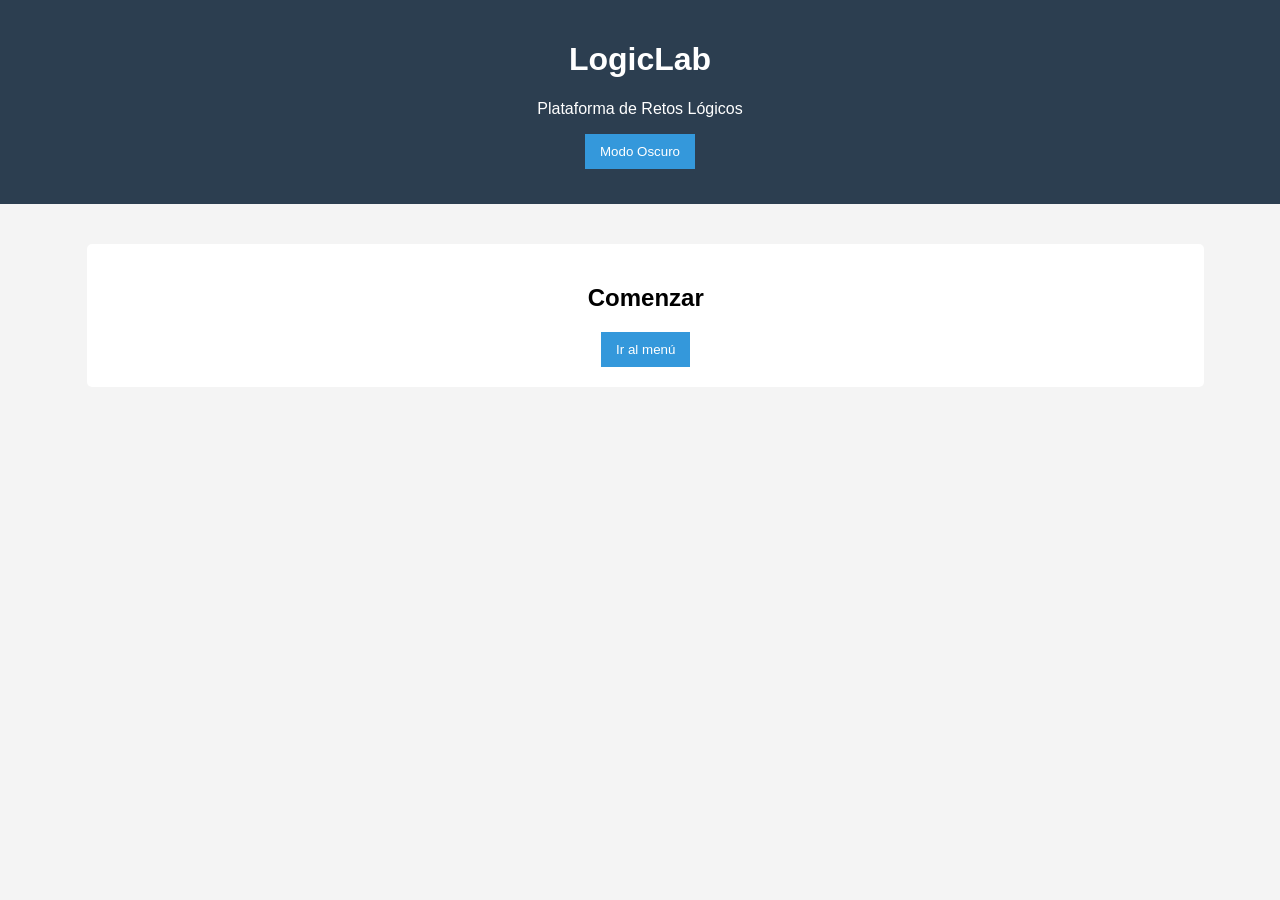
<file: demo/html/index.html>
<!DOCTYPE html>
<html lang="es">
<head>
  <meta charset="UTF-8">
  <meta name="viewport" content="width=device-width, initial-scale=1.0">
  <title>LogicLab</title>
  <link rel="stylesheet" href="../css/style.css">
</head>
<body>

  <header>
    <h1>LogicLab</h1>
    <p>Plataforma de Retos Lógicos</p>
    <button id="modoBtn">Modo Oscuro</button>
  </header>
 
  <div class="container">
    <div class="menu-item-index">
      <h2>Comenzar</h2>
      <div class="buttonAnimacion">
        <a href="menu.html"><button>Ir al menú</button></a>
      </div>
    </div>
    <div class="clear"></div>
  </div>
  <script src="../js/darkmode.js"></script>
</body>

</html>
</file>
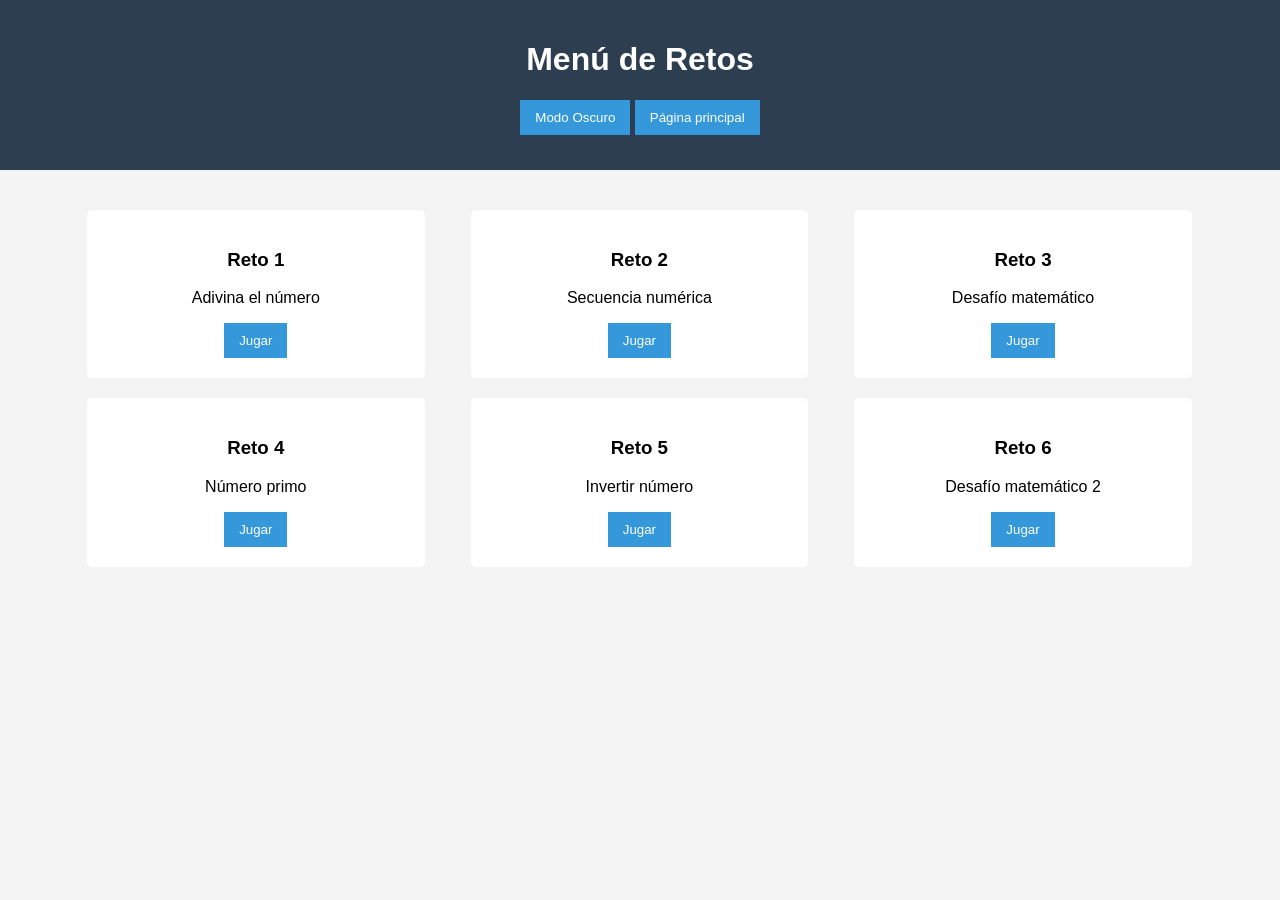
<file: demo/html/menu.html>
<!DOCTYPE html>
<html lang="es">
<head>
  <meta charset="UTF-8">
  <meta name="viewport" content="width=device-width, initial-scale=1.0">
  <title>LogicLab</title>
  <link rel="stylesheet" href="../css/style.css">
  <link rel="stylesheet" href="../css/responsivo.css">
</head>

<body>

  <header>
    <h1>Menú de Retos</h1>
    <button id="modoBtn">Modo Oscuro</button>
    <a href="index.html"><button>Página principal</button></a>
  </header>

  <div class="container">

    <div class="menu-item">
      <h3>Reto 1</h3>
      <p>Adivina el número</p>
      <div class="buttonAnimacion">
        <a href="reto1.html"><button>Jugar</button></a>
      </div>
    </div>

    <div class="menu-item">
      <h3>Reto 2</h3>
      <p>Secuencia numérica</p>
      <div class="buttonAnimacion">
        <a href="reto2.html"><button>Jugar</button></a>
      </div>
    </div>

    <div class="menu-item">
      <h3>Reto 3</h3>
      <p>Desafío matemático</p>
      <div class="buttonAnimacion">
        <a href="reto3.html"><button>Jugar</button></a>
      </div>
    </div>

    <div class="menu-item">
      <h3>Reto 4</h3>
      <p>Número primo</p>
      <div class="buttonAnimacion">
        <a href="reto4.html"><button>Jugar</button></a>
      </div>
    </div>

    <div class="menu-item">
      <h3>Reto 5</h3>
      <p>Invertir número</p>
      <div class="buttonAnimacion">
        <a href="reto5.html"><button>Jugar</button></a>
      </div>
    </div>
    
    <div class="menu-item">
      <h3>Reto 6</h3>
      <p>Desafío matemático 2</p>
      <div class="buttonAnimacion">
        <a href="reto6.html"><button>Jugar</button></a>
      </div>
    </div>

    <div class="clear"></div>

  </div>
  
  <script src="../js/darkmode.js"></script>

</body>

</html>
</file>
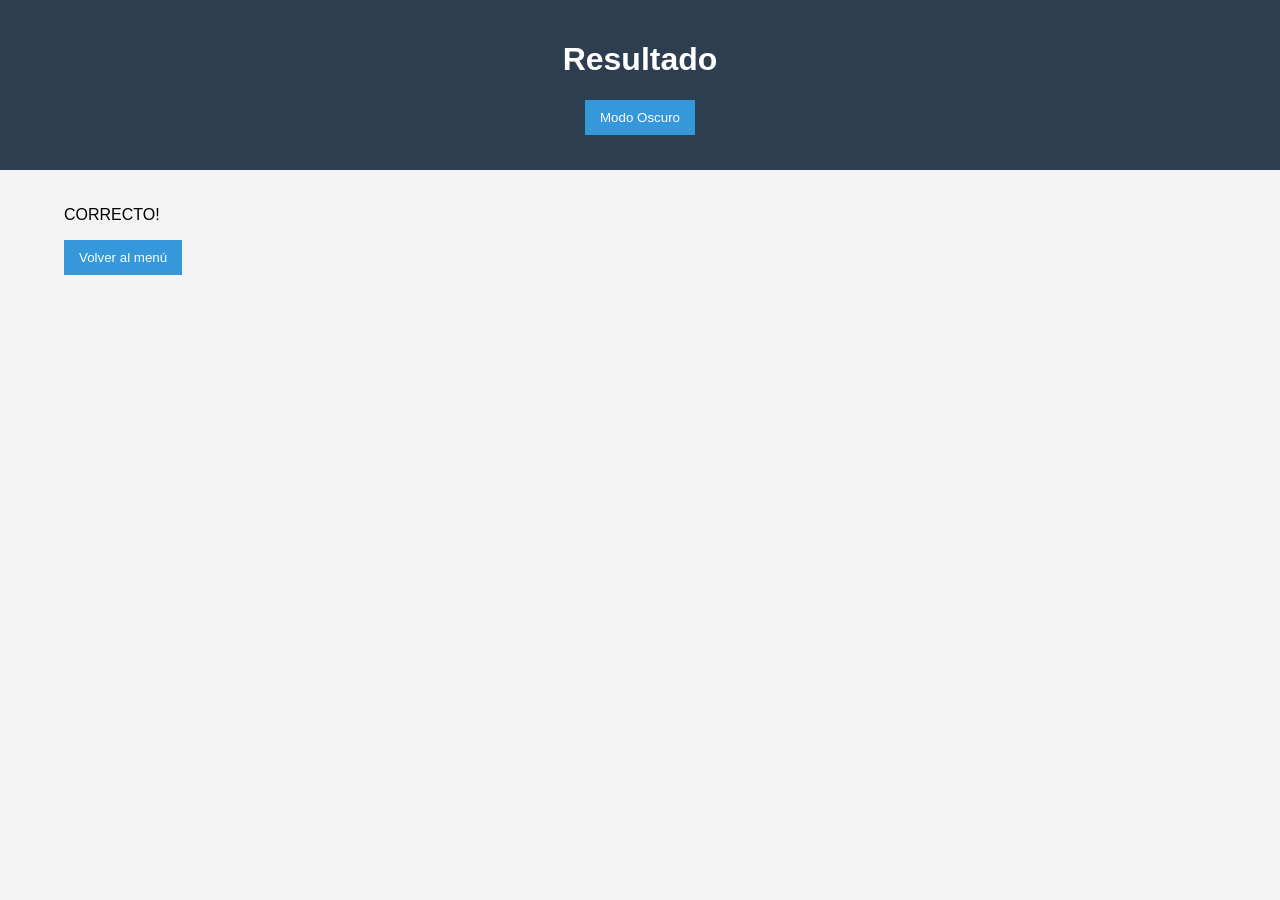
<file: demo/html/resultados.html>
<!DOCTYPE html>
<html lang="es">

<head>
  <meta charset="UTF-8">
  <meta name="viewport" content="width=device-width, initial-scale=1.0">
  <title>LogicLab</title>
  <link rel="stylesheet" href="../css/style.css">
</head>

<body>

  <header>
    <h1>Resultado</h1>
    <button id="modoBtn">Modo Oscuro</button>
  </header>

  <div class="container">
    <div class="container2">
      <p id="puntaje"></p>
      <a href="menu.html"><button>Volver al menú</button></a>
    </div>

  </div>

  <script>
    var parametros = window.location.search;
    var puntaje = 0;

    if (parametros.indexOf("score=1") != -1) {
      puntaje = 1;
    }

    document.getElementById("puntaje").textContent = "CORRECTO!";
  </script>
  <script src="../js/darkmode.js"></script>

</body>

</html>
</file>
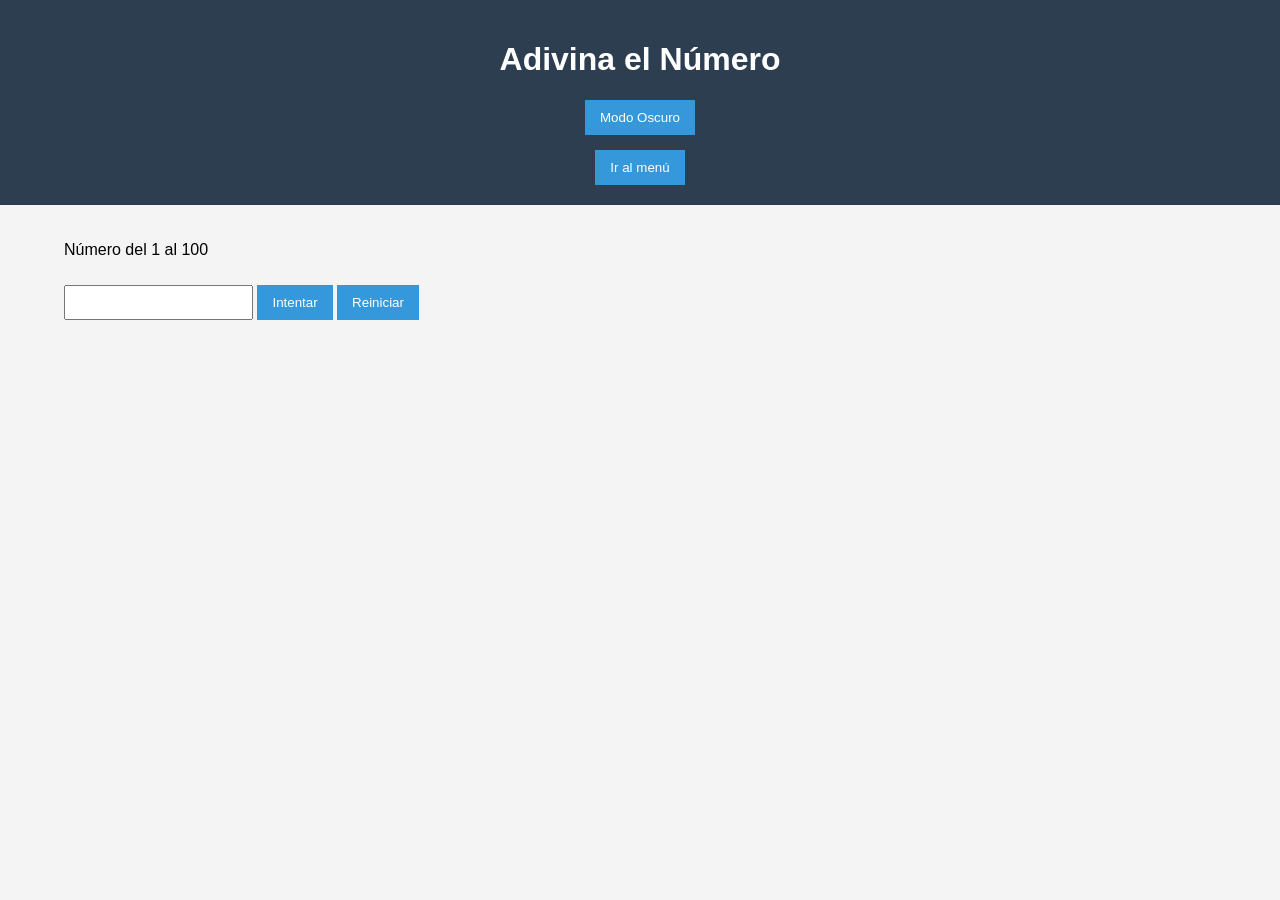
<file: demo/html/reto1.html>
<!DOCTYPE html>
<html lang="es">
<head>
  <meta charset="UTF-8">
  <meta name="viewport" content="width=device-width, initial-scale=1.0">
  <title>LogicLab</title>
  <link rel="stylesheet" href="../css/style.css">
</head>

<body>

  <header>
    <h1>Adivina el Número</h1>
    <button id="modoBtn">Modo Oscuro</button>
    <br>
    <a href="menu.html"><button>Ir al menú</button></a>
  </header>

  <div class="container">
    <p>Número del 1 al 100</p>
    <input type="number" id="numeroUsuario">
    <button id="btnIntentar">Intentar</button>
    <button id="btnReiniciar">Reiniciar</button>
    <p id="mensaje"></p>
  </div>

  <script src="../js/reto1.js"></script>
  <script src="../js/darkmode.js"></script>
</body>

</html>
</file>
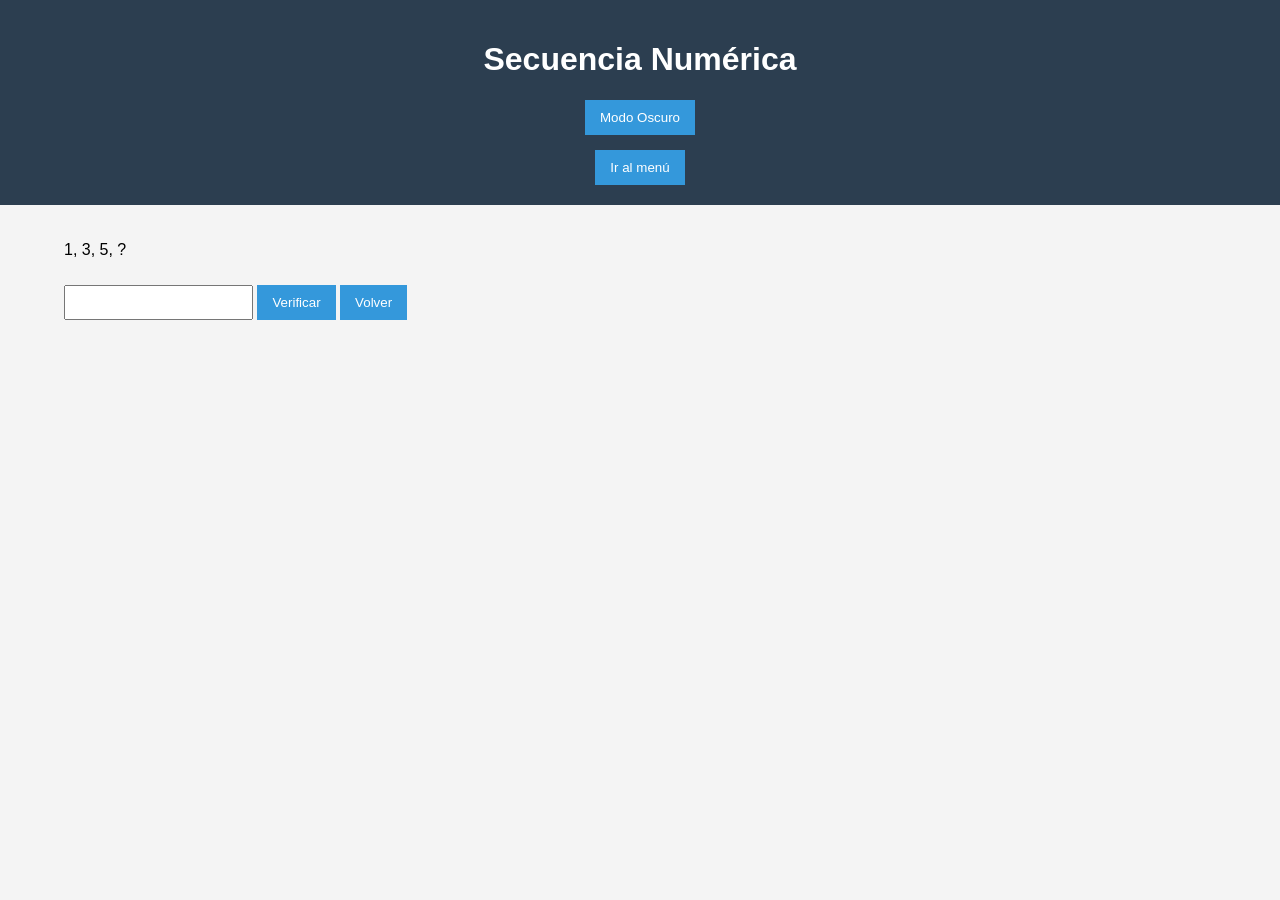
<file: demo/html/reto2.html>
<!DOCTYPE html>
<html lang="es">
<head>
  <meta charset="UTF-8">
  <meta name="viewport" content="width=device-width, initial-scale=1.0">
  <title>LogicLab</title>
  <link rel="stylesheet" href="../css/style.css">
</head>

<body>

  <header>
    <h1>Secuencia Numérica</h1>
    <button id="modoBtn">Modo Oscuro</button>
    <br>
    <a href="menu.html"><button>Ir al menú</button></a>
  </header>

  <div class="container">
    <p id="secuencia"></p>
    <input type="number" id="respuesta">
    <button id="btnVerificar">Verificar</button>
    <a href="menu.html"><button>Volver</button></a>
    <p id="mensaje"></p>
  </div>

  <script src="../js/reto2.js"></script>
  <script src="../js/darkmode.js"></script>
</body>

</html>
</file>
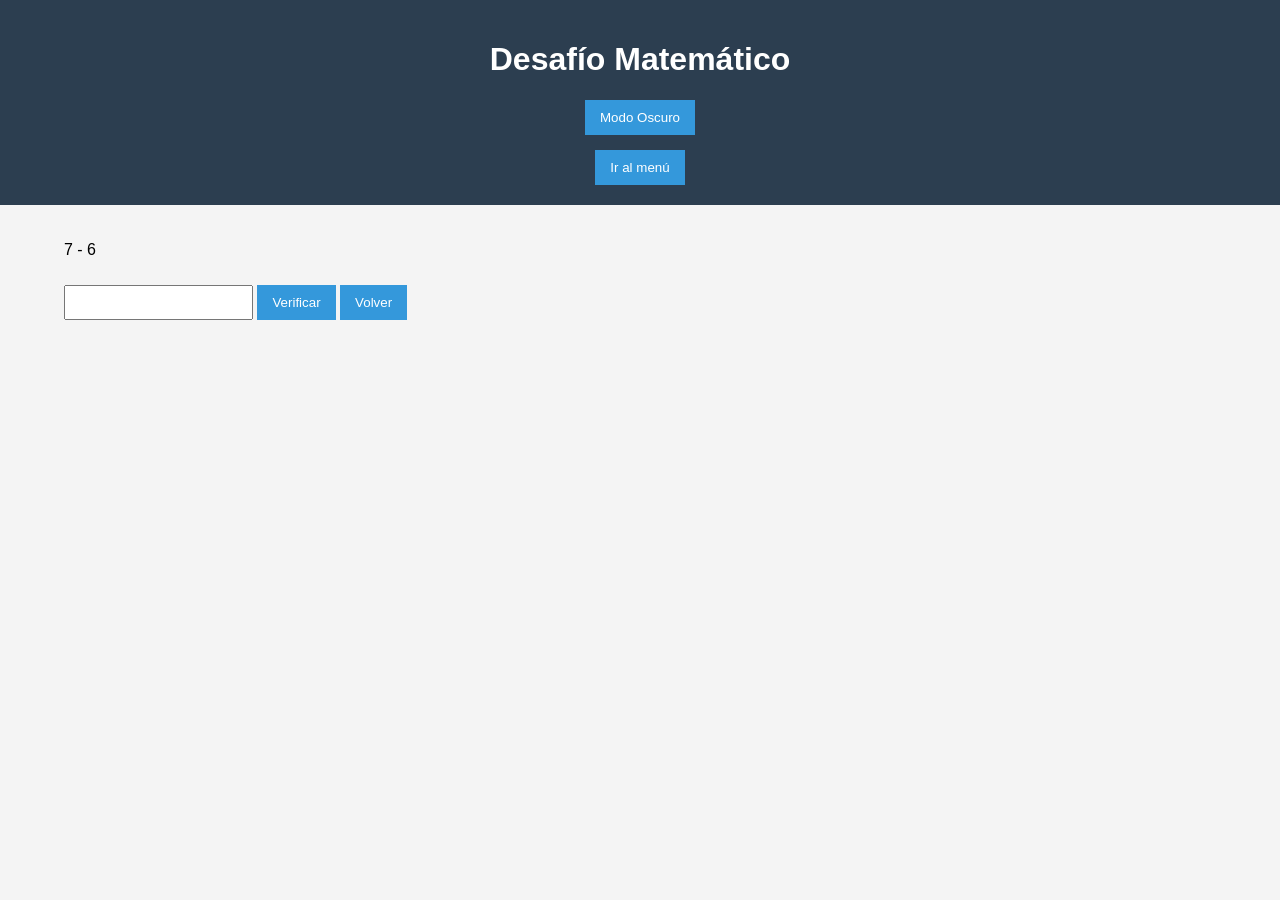
<file: demo/html/reto3.html>
<!DOCTYPE html>
<html lang="es">
<head>
  <meta charset="UTF-8">
  <meta name="viewport" content="width=device-width, initial-scale=1.0">
  <title>LogicLab</title>
  <link rel="stylesheet" href="../css/style.css">
</head>

<body>

  <header>
    <h1>Desafío Matemático</h1>
    <button id="modoBtn">Modo Oscuro</button>
    <br>
    <a href="menu.html"><button>Ir al menú</button></a>
  </header>

  <div class="container">
    <p id="operacion"></p>
    <input type="number" id="respuesta">
    <button id="btnVerificar">Verificar</button>
    <a href="menu.html"><button>Volver</button></a>
    <p id="mensaje"></p>
  </div>

  <script src="../js/reto3.js"></script>
  <script src="../js/darkmode.js"></script>
</body>

</html>
</file>
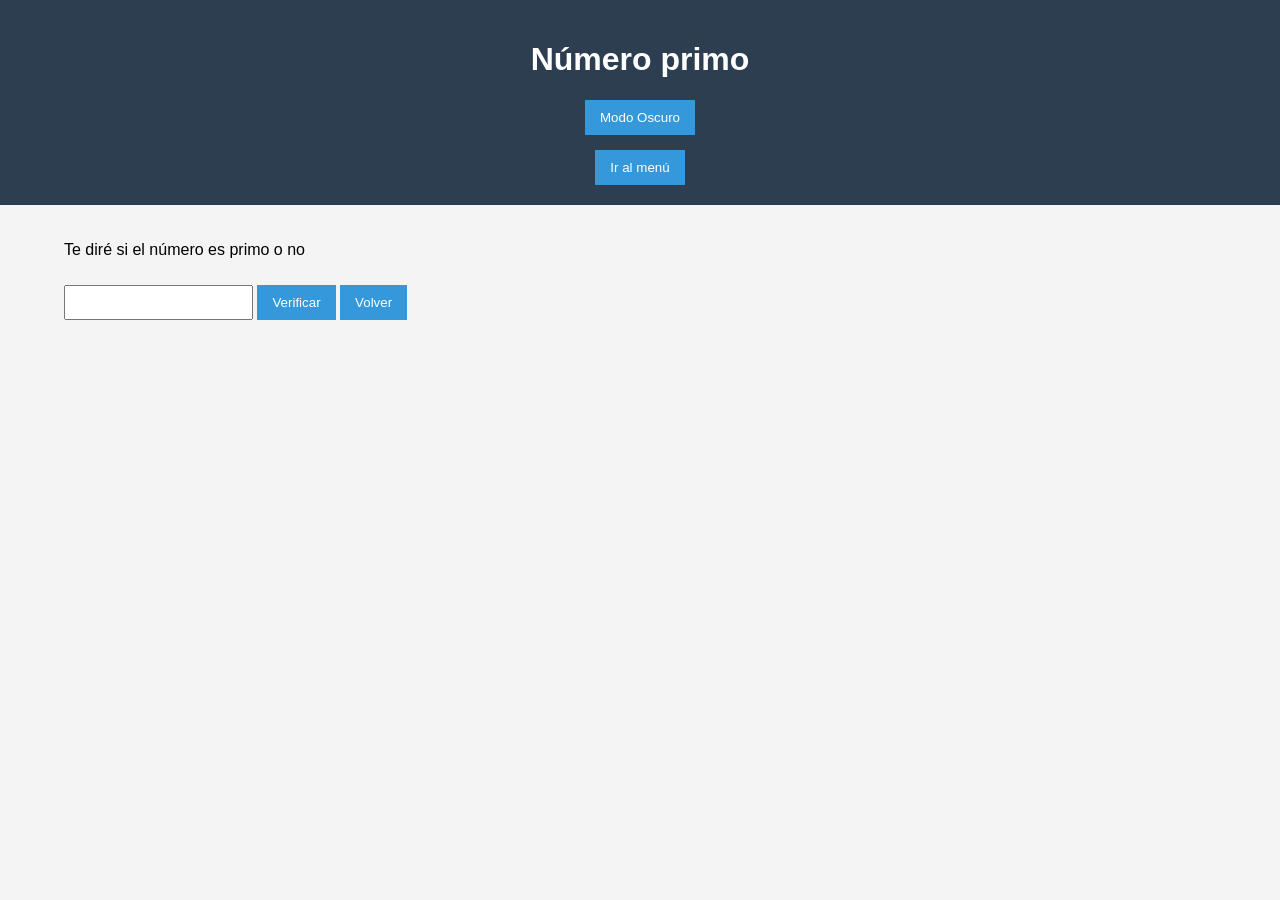
<file: demo/html/reto4.html>
<!DOCTYPE html>
<html lang="es">
<head>
  <meta charset="UTF-8">
  <meta name="viewport" content="width=device-width, initial-scale=1.0">
  <title>LogicLab</title>
  <link rel="stylesheet" href="../css/style.css">
</head>

<body>

  <header>
    <h1>Número primo</h1>
    <button id="modoBtn">Modo Oscuro</button>
    <br>
    <a href="menu.html"><button>Ir al menú</button></a>
  </header>

  <div class="container">
    <p>Te diré si el número es primo o no</p>
    <input type="number" id="numeroPrimo">
    <button id="btnPrimo">Verificar</button>
    <a href="menu.html"><button>Volver</button></a>
    <p id="resultadoPrimo"></p>
  </div>

  <script src="../js/reto4.js"></script>
  <script src="../js/darkmode.js"></script>
</body>

</html>
</file>
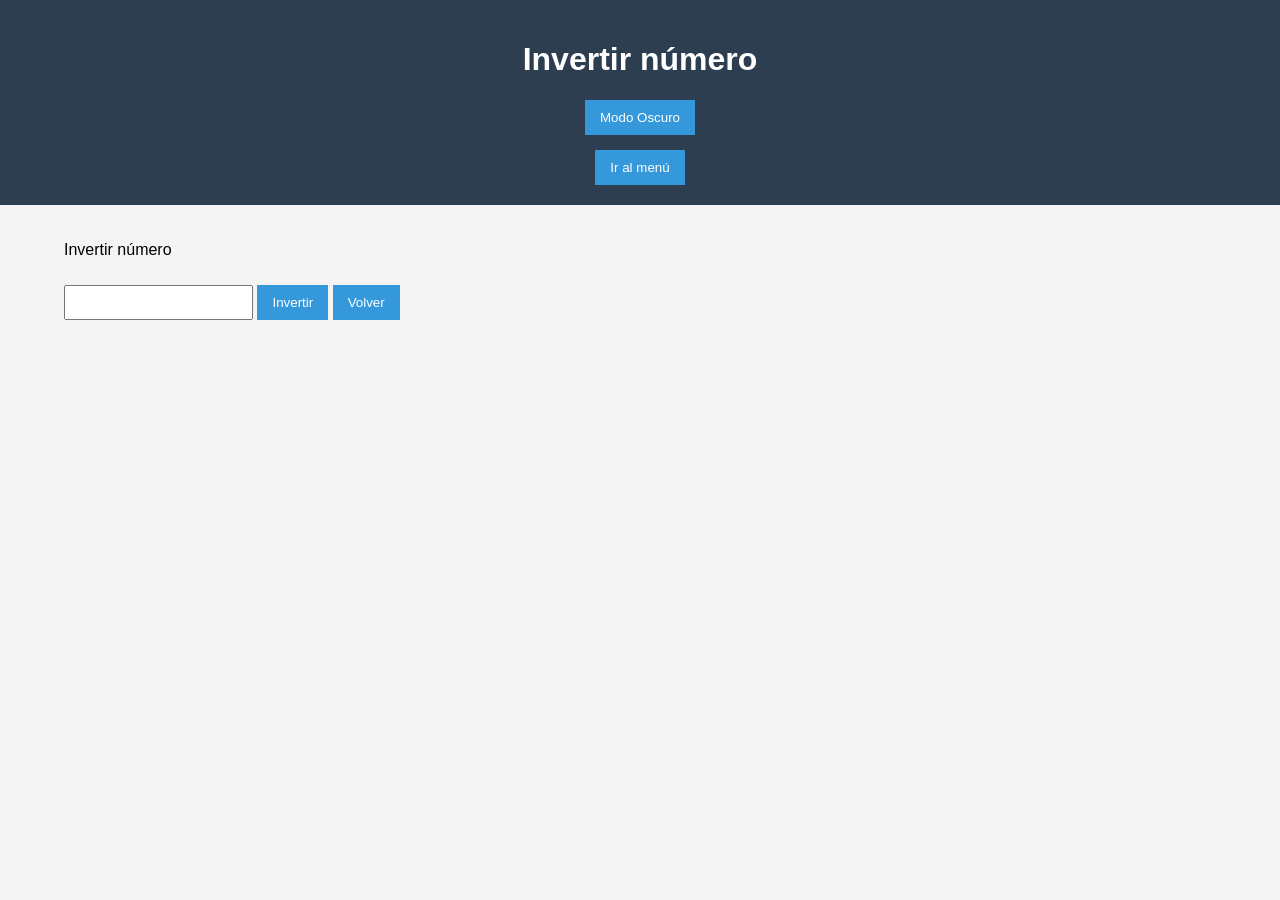
<file: demo/html/reto5.html>
<!DOCTYPE html>
<html lang="es">

<head>
  <meta charset="UTF-8">
  <meta name="viewport" content="width=device-width, initial-scale=1.0">
  <title>LogicLab</title>
  <link rel="stylesheet" href="../css/style.css">
</head>

<body>

  <header>
    <h1>Invertir número</h1>
    <button id="modoBtn">Modo Oscuro</button>
    <br>
    <a href="menu.html"><button>Ir al menú</button></a>
  </header>

  <div class="container">
    <p>Invertir número</p>
    <input type="text" id="numeroInvertir">
    <button id="btnInvertir">Invertir</button>        
    <a href="menu.html"><button>Volver</button></a>
    <p id="resultadoInvertir"></p>
  </div>

  <script src="../js/reto5.js"></script>
  <script src="../js/darkmode.js"></script>
</body>
</file>
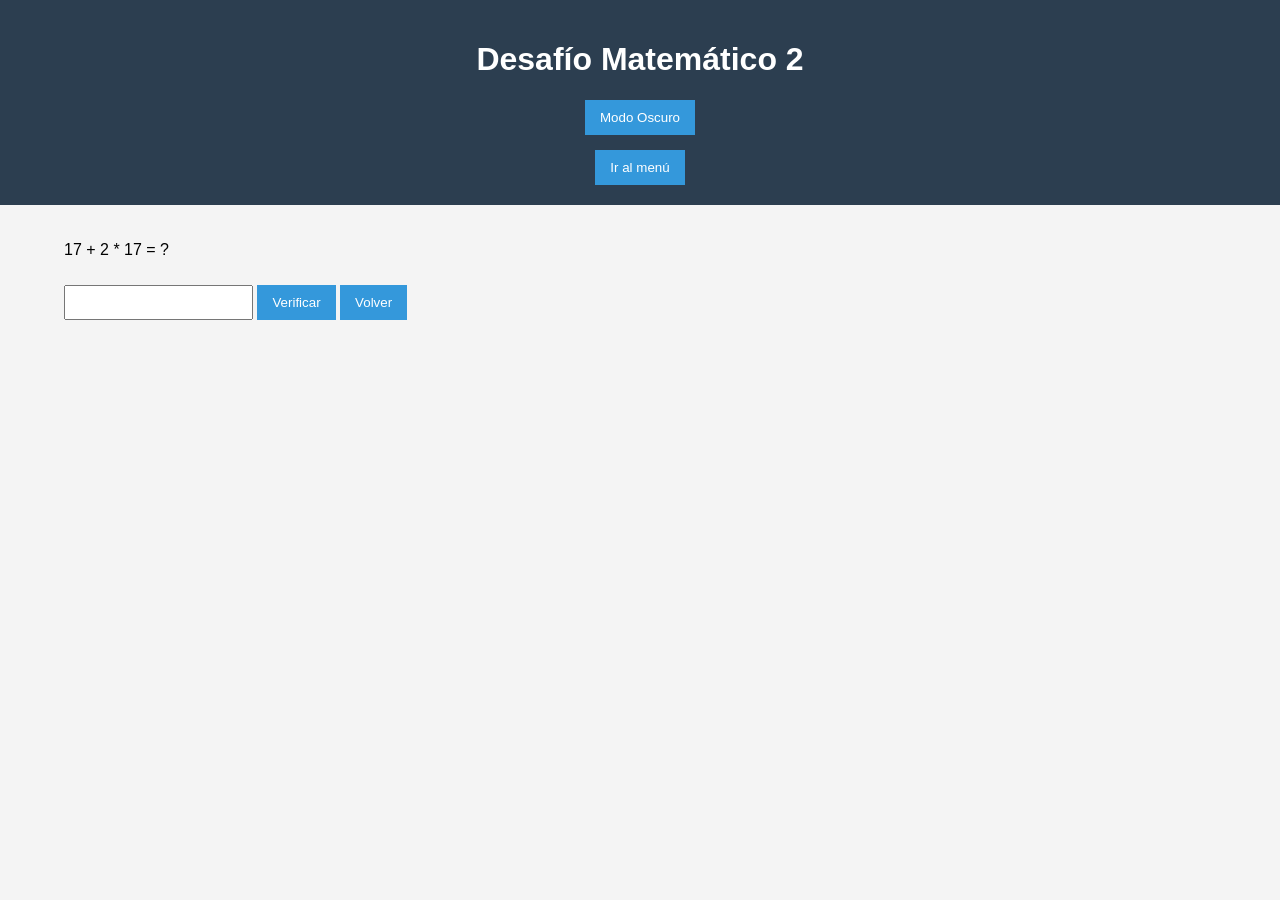
<file: demo/html/reto6.html>
<!DOCTYPE html>
<html lang="es">

<head>
  <meta charset="UTF-8">
  <meta name="viewport" content="width=device-width, initial-scale=1.0">
  <title>LogicLab</title>
  <link rel="stylesheet" href="../css/style.css">
</head>

<body>

  <header>
    <h1>Desafío Matemático 2</h1>
    <button id="modoBtn">Modo Oscuro</button>
    <br>
    <a href="menu.html"><button>Ir al menú</button></a>
  </header>

  <div class="container">
    <p id="preguntaOperacion"></p>
    <input type="number" id="respuestaOperacion">
    <button id="btnOperacion">Verificar</button>
    <a href="menu.html"><button>Volver</button></a>
    <p id="resultadoOperacion"></p>
  </div>

  <script src="../js/reto6.js"></script>
  <script src="../js/darkmode.js"></script>
</body>

</html>
</file>
<file: demo/css/style.css>
.dark {
    background-color: #1e1e1e;
    color: white;
}

.dark header {
    background: #111;
}

.dark .menu-item {
    background: #2c2c2c;
}

.dark button {
    background: #555;
}

.dark button:hover {
    background: #777;
}

body {
    margin: 0;
    font-family: Arial, sans-serif;
    background-color: #f4f4f4;
}

header {
    background: #2c3e50;
    color: white;
    text-align: center;
    padding: 20px;
    align-items: center;
}

#modoBtn{
    margin-bottom: 15px;
}

.container {
    width: 90%;
    margin: 0 auto;
    overflow: hidden;
    padding: 20px;
}

.menu-item-index{
    float: left;
    width: 97%;
    margin-right: 2%;
    margin-left: 2%;
    margin-top: 20px;
    padding: 20px;
    background: white;
    text-align: center;
    border-radius: 5px;
    box-sizing: border-box;
    transition: all 300ms;
}

.menu-item {
    float: left;
    width: 29.3%;
    margin-right: 2%;
    margin-left: 2%;
    margin-top: 20px;
    padding: 20px;
    background: white;
    text-align: center;
    border-radius: 5px;
    box-sizing: border-box;
    transition: all 300ms;
}

.menu-item:hover,
.menu-item-index:hover{
    background-color: #111;
    transform: scale(1.05);
}

.menu-item:hover h2,
.menu-item-index:hover h2,
.menu-item:hover h3,
.menu-item-index:hover h3,
.menu-item:hover p,
.menu-item-index:hover p{
  color: #fff;
  animation: caida 250ms linear;
}

@keyframes caida{
  from{
    opacity: 0;
    transform: translateY(-300%);
    color: black;
  }
  to{
    opacity: 1;
    transform: translateY(0%);
    color: #fff;
  }
}

.menu-item:hover .buttonAnimacion{
    animation: giro 300ms linear;
}

@keyframes giro{
  from{
    opacity: 0;
    transform: translateX(-300%);
  }
  to{
    opacity: 1;
    transform: translateX(0%);
  }
}

.clear {
    clear: both;
}

button {
    padding: 10px 15px;
    background: #3498db;
    border: none;
    color: white;
    cursor: pointer;
}

button:hover {
    background: #2980b9;
}

input {
    padding: 8px;
    margin: 10px 0;
}

.container2{
    width: 200px;
    height: 200px;
}

#puntaje {
    animation: ganaste 2s linear infinite;
}

@keyframes ganaste {
  from {
    transform: rotate(0deg);
  }
  to {
    transform: rotate(360deg);
  }
}
</file>
<file: demo/css/responsivo.css>
@media (max-width: 768px) {
  .menu-item{
    width: 46%;
  }
}
@media (max-width: 480px) {
  .menu-item{
    margin-left: 0;
    margin-right: 0;
    width: 100%;
  }
}
</file>
